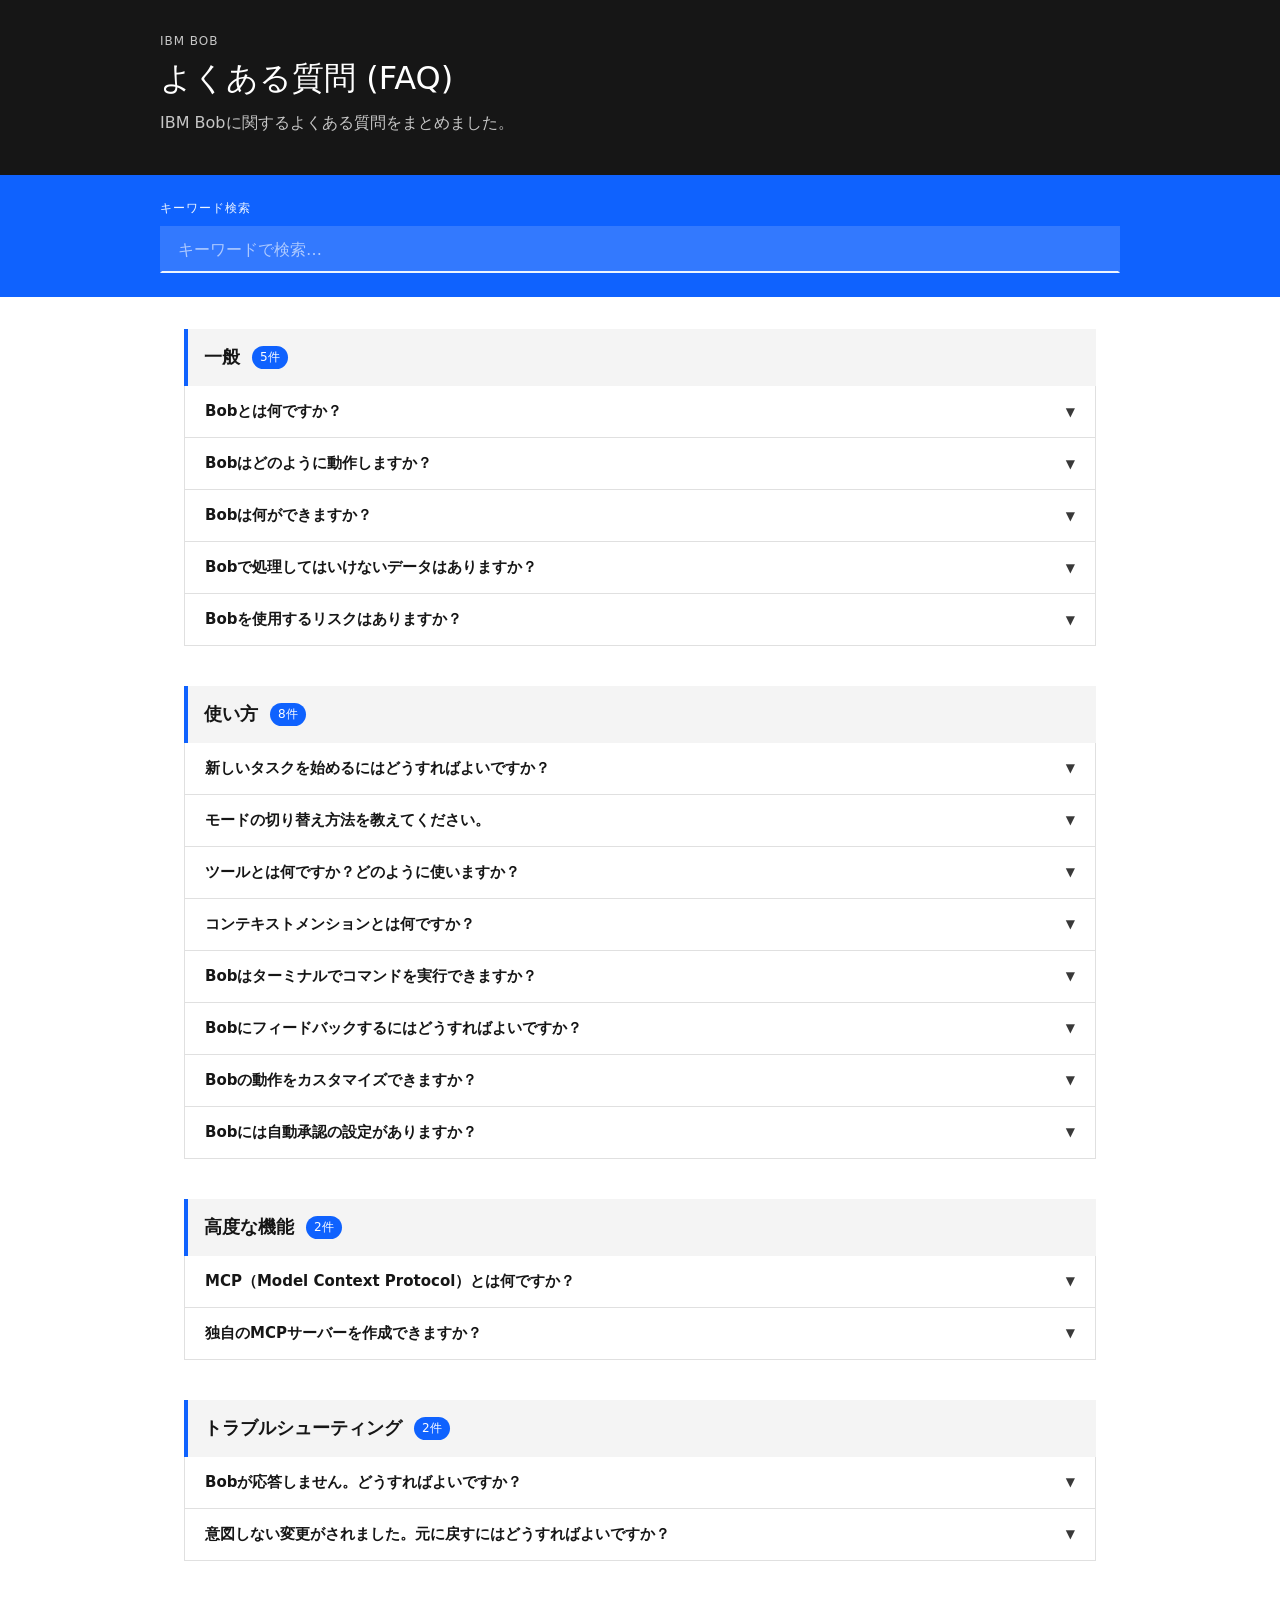
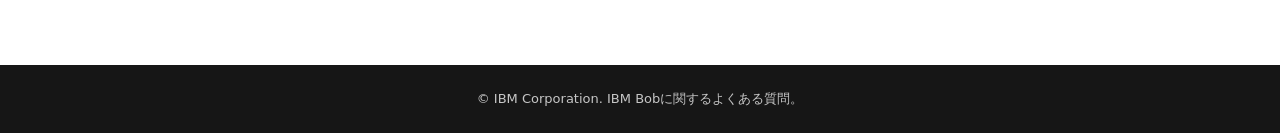
<file: faq/index.html>
<!DOCTYPE html>
<html lang="ja">
<head>
  <meta charset="UTF-8">
  <meta name="viewport" content="width=device-width, initial-scale=1.0">
  <title>よくある質問 (FAQ) - IBM Bob</title>
  <link rel="stylesheet" href="style.css">
</head>
<body>

  <!-- ヘッダー -->
  <header class="site-header">
    <div class="site-header__inner">
      <p class="site-header__label">IBM Bob</p>
      <h1 class="site-header__title">よくある質問 (FAQ)</h1>
      <p class="site-header__subtitle">IBM Bobに関するよくある質問をまとめました。</p>
    </div>
  </header>

  <!-- 検索エリア -->
  <div class="search-area" role="search">
    <div class="search-area__inner">
      <label class="search-label" for="search-input">キーワード検索</label>
      <div class="search-input-wrap">
        <input
          type="search"
          id="search-input"
          class="search-input"
          placeholder="キーワードで検索…"
          autocomplete="off"
          aria-label="FAQを検索"
        >
        <button class="search-clear" id="search-clear" aria-label="検索をクリア" title="クリア">×</button>
      </div>
    </div>
  </div>

  <!-- メインコンテンツ -->
  <main class="main-content" id="main-content">

    <!-- ゼロ件メッセージ -->
    <div class="no-results" id="no-results" role="status" aria-live="polite">
      該当するFAQが見つかりませんでした。
    </div>

    <!-- カテゴリ: 一般 -->
    <section class="faq-section" data-category="general">
      <div class="faq-section__header">
        <h2 class="faq-section__title">一般</h2>
        <span class="faq-section__count">5件</span>
      </div>
      <div class="accordion" role="list">

        <div class="accordion-item" role="listitem">
          <button class="accordion-trigger" aria-expanded="false" aria-controls="panel-1">
            <span>Bobとは何ですか？</span>
            <span class="accordion-icon" aria-hidden="true">▼</span>
          </button>
          <div class="accordion-panel" id="panel-1" aria-hidden="true">
            <p>BobはAIを活用したコーディングアシスタントです。コードの作成、既存コードのリファクタリング、さまざまなタスクの実行を支援します。カスタムモードやカスタム指示を使って、Bobの機能を拡張することもできます。</p>
          </div>
        </div>

        <div class="accordion-item" role="listitem">
          <button class="accordion-trigger" aria-expanded="false" aria-controls="panel-2">
            <span>Bobはどのように動作しますか？</span>
            <span class="accordion-icon" aria-hidden="true">▼</span>
          </button>
          <div class="accordion-panel" id="panel-2" aria-hidden="true">
            <p>Bobは大規模言語モデル（LLM）を使用してリクエストを理解し、アクションに変換します。具体的には以下のことができます。</p>
            <ul>
              <li>プロジェクト内のファイルの読み書き</li>
              <li>ターミナルでのコマンド実行</li>
              <li>インターネットの閲覧（有効化されている場合）</li>
              <li>Model Context Protocol（MCP）を介した外部ツールの利用</li>
            </ul>
            <p>チャットインターフェースを通じてBobに指示を出し、提案されたアクションを確認・承認しながら作業を進めます。</p>
          </div>
        </div>

        <div class="accordion-item" role="listitem">
          <button class="accordion-trigger" aria-expanded="false" aria-controls="panel-3">
            <span>Bobは何ができますか？</span>
            <span class="accordion-icon" aria-hidden="true">▼</span>
          </button>
          <div class="accordion-panel" id="panel-3" aria-hidden="true">
            <p>Bobはさまざまなコーディングタスクを支援します。</p>
            <ul>
              <li>自然言語の説明からコードを生成する</li>
              <li>既存コードをリファクタリングする</li>
              <li>バグを修正する</li>
              <li>ドキュメントを作成する</li>
              <li>コードを説明する</li>
              <li>コードベースに関する質問に答える</li>
              <li>繰り返し作業を自動化する</li>
              <li>新しいファイルやプロジェクトを作成する</li>
            </ul>
          </div>
        </div>

        <div class="accordion-item" role="listitem">
          <button class="accordion-trigger" aria-expanded="false" aria-controls="panel-4">
            <span>Bobで処理してはいけないデータはありますか？</span>
            <span class="accordion-icon" aria-hidden="true">▼</span>
          </button>
          <div class="accordion-panel" id="panel-4" aria-hidden="true">
            <p>以下のデータはBobで処理しないでください。</p>
            <ul>
              <li>SPI（機密個人情報）</li>
              <li>個人医療情報（PHI）</li>
              <li>輸出規制対象データ（ITAR、APP など）</li>
              <li>規制対象の金融データ（銀行口座番号、PAN、非公開の財務データ）</li>
            </ul>
          </div>
        </div>

        <div class="accordion-item" role="listitem">
          <button class="accordion-trigger" aria-expanded="false" aria-controls="panel-5">
            <span>Bobを使用するリスクはありますか？</span>
            <span class="accordion-icon" aria-hidden="true">▼</span>
          </button>
          <div class="accordion-panel" id="panel-5" aria-hidden="true">
            <p>Bobは強力なツールです。責任を持って使用することが重要です。以下の点に注意してください。</p>
            <ul>
              <li><strong>Bobは間違いを犯す可能性があります。</strong>承認する前に、Bobが提案した変更を必ず丁寧に確認してください。</li>
              <li><strong>Bobはコマンドを実行できます。</strong>特に自動承認を有効にしている場合は、Bobにコマンドの実行を依頼する際に注意が必要です。</li>
            </ul>
          </div>
        </div>

      </div>
    </section>

    <!-- カテゴリ: 使い方 -->
    <section class="faq-section" data-category="usage">
      <div class="faq-section__header">
        <h2 class="faq-section__title">使い方</h2>
        <span class="faq-section__count">8件</span>
      </div>
      <div class="accordion" role="list">

        <div class="accordion-item" role="listitem">
          <button class="accordion-trigger" aria-expanded="false" aria-controls="panel-6">
            <span>新しいタスクを始めるにはどうすればよいですか？</span>
            <span class="accordion-icon" aria-hidden="true">▼</span>
          </button>
          <div class="accordion-panel" id="panel-6" aria-hidden="true">
            <p>Bobパネルを開き、チャットボックスにタスクを入力してください。Bobに何をしてほしいかを、明確かつ具体的に記述することが重要です。</p>
          </div>
        </div>

        <div class="accordion-item" role="listitem">
          <button class="accordion-trigger" aria-expanded="false" aria-controls="panel-7">
            <span>モードの切り替え方法を教えてください。</span>
            <span class="accordion-icon" aria-hidden="true">▼</span>
          </button>
          <div class="accordion-panel" id="panel-7" aria-hidden="true">
            <p>チャット入力エリアのドロップダウンメニューから別のモードを選択するか、<code>/</code>コマンドを使って特定のモードに切り替えることができます。</p>
          </div>
        </div>

        <div class="accordion-item" role="listitem">
          <button class="accordion-trigger" aria-expanded="false" aria-controls="panel-8">
            <span>ツールとは何ですか？どのように使いますか？</span>
            <span class="accordion-icon" aria-hidden="true">▼</span>
          </button>
          <div class="accordion-panel" id="panel-8" aria-hidden="true">
            <p>ツールはBobがシステムと連携するための機能です。Bobはタスクを完了するために適切なツールを自動的に選択して使用します。ツールを直接呼び出す必要はありません。各ツールの使用時には、承認または拒否を求められます。</p>
          </div>
        </div>

        <div class="accordion-item" role="listitem">
          <button class="accordion-trigger" aria-expanded="false" aria-controls="panel-9">
            <span>コンテキストメンションとは何ですか？</span>
            <span class="accordion-icon" aria-hidden="true">▼</span>
          </button>
          <div class="accordion-panel" id="panel-9" aria-hidden="true">
            <p>コンテキストメンションは、ファイル、フォルダー、問題など、プロジェクトに関する具体的な情報をBobに伝える方法です。<code>@</code>記号に続けて対象のアイテムを指定します（例: <code>@/src/file.ts</code>、<code>@problems</code>）。</p>
          </div>
        </div>

        <div class="accordion-item" role="listitem">
          <button class="accordion-trigger" aria-expanded="false" aria-controls="panel-10">
            <span>Bobはターミナルでコマンドを実行できますか？</span>
            <span class="accordion-icon" aria-hidden="true">▼</span>
          </button>
          <div class="accordion-panel" id="panel-10" aria-hidden="true">
            <p>はい、Bobはコマンドを実行できます。コマンドの自動承認を有効にしていない限り、各コマンドの実行前に承認を求められます。コマンドの自動承認を有効にする際は、十分に注意してください。</p>
          </div>
        </div>

        <div class="accordion-item" role="listitem">
          <button class="accordion-trigger" aria-expanded="false" aria-controls="panel-11">
            <span>Bobにフィードバックするにはどうすればよいですか？</span>
            <span class="accordion-icon" aria-hidden="true">▼</span>
          </button>
          <div class="accordion-panel" id="panel-11" aria-hidden="true">
            <p>Bobが提案したアクションを承認または拒否することでフィードバックできます。フィードバックフィールドを使って、追加のコメントを入力することもできます。</p>
          </div>
        </div>

        <div class="accordion-item" role="listitem">
          <button class="accordion-trigger" aria-expanded="false" aria-controls="panel-12">
            <span>Bobの動作をカスタマイズできますか？</span>
            <span class="accordion-icon" aria-hidden="true">▼</span>
          </button>
          <div class="accordion-panel" id="panel-12" aria-hidden="true">
            <p>はい、以下の方法でBobをカスタマイズできます。</p>
            <ul>
              <li><strong>カスタム指示:</strong> すべてのモードに適用される全般的な指示や、モードごとの指示を設定できます。</li>
              <li><strong>カスタムモード:</strong> 独自のプロンプトとツール権限を持つカスタムモードを作成できます。</li>
              <li><strong>Bobルール:</strong> プロジェクトルートの<code>.bob/rules/</code>フォルダーにMarkdownルールファイルを作成して、追加のガイドラインを提供できます。</li>
              <li><strong>設定:</strong> 自動承認、差分編集など、各種設定を調整できます。</li>
            </ul>
          </div>
        </div>

        <div class="accordion-item" role="listitem">
          <button class="accordion-trigger" aria-expanded="false" aria-controls="panel-13">
            <span>Bobには自動承認の設定がありますか？</span>
            <span class="accordion-icon" aria-hidden="true">▼</span>
          </button>
          <div class="accordion-panel" id="panel-13" aria-hidden="true">
            <p>はい、有効にするとアクションを自動的に承認するいくつかの設定があります。</p>
          </div>
        </div>

      </div>
    </section>

    <!-- カテゴリ: 高度な機能 -->
    <section class="faq-section" data-category="advanced">
      <div class="faq-section__header">
        <h2 class="faq-section__title">高度な機能</h2>
        <span class="faq-section__count">2件</span>
      </div>
      <div class="accordion" role="list">

        <div class="accordion-item" role="listitem">
          <button class="accordion-trigger" aria-expanded="false" aria-controls="panel-14">
            <span>MCP（Model Context Protocol）とは何ですか？</span>
            <span class="accordion-icon" aria-hidden="true">▼</span>
          </button>
          <div class="accordion-panel" id="panel-14" aria-hidden="true">
            <p>MCPはBobが外部サーバーと通信するためのプロトコルです。カスタムツールやリソースを追加することで、Bobの機能を拡張できます。</p>
          </div>
        </div>

        <div class="accordion-item" role="listitem">
          <button class="accordion-trigger" aria-expanded="false" aria-controls="panel-15">
            <span>独自のMCPサーバーを作成できますか？</span>
            <span class="accordion-icon" aria-hidden="true">▼</span>
          </button>
          <div class="accordion-panel" id="panel-15" aria-hidden="true">
            <p>はい、独自のMCPサーバーを作成してBobにカスタム機能を追加できます。</p>
          </div>
        </div>

      </div>
    </section>

    <!-- カテゴリ: トラブルシューティング -->
    <section class="faq-section" data-category="troubleshooting">
      <div class="faq-section__header">
        <h2 class="faq-section__title">トラブルシューティング</h2>
        <span class="faq-section__count">2件</span>
      </div>
      <div class="accordion" role="list">

        <div class="accordion-item" role="listitem">
          <button class="accordion-trigger" aria-expanded="false" aria-controls="panel-16">
            <span>Bobが応答しません。どうすればよいですか？</span>
            <span class="accordion-icon" aria-hidden="true">▼</span>
          </button>
          <div class="accordion-panel" id="panel-16" aria-hidden="true">
            <ul>
              <li>APIキーが正しく、期限切れでないことを確認してください。</li>
              <li>インターネット接続を確認してください。</li>
              <li>VS Codeを再起動してみてください。</li>
            </ul>
          </div>
        </div>

        <div class="accordion-item" role="listitem">
          <button class="accordion-trigger" aria-expanded="false" aria-controls="panel-17">
            <span>意図しない変更がされました。元に戻すにはどうすればよいですか？</span>
            <span class="accordion-icon" aria-hidden="true">▼</span>
          </button>
          <div class="accordion-panel" id="panel-17" aria-hidden="true">
            <p>BobはVS Codeのファイル編集機能を使用しています。標準の「元に戻す」コマンド（Ctrl/Cmd + Z）で変更を取り消すことができます。また、チェックポイント機能を使ってファイルへの変更を元の状態に戻すこともできます。</p>
          </div>
        </div>

      </div>
    </section>

  </main>

  <!-- フッター -->
  <footer class="site-footer">
    <p>&copy; IBM Corporation. IBM Bobに関するよくある質問。</p>
  </footer>

  <script src="script.js"></script>

</body>
</html>
</file>
<file: faq/style.css>
/* ============================================
   Carbon Design System カラートークン
============================================ */
:root {
  --ibm-blue-60: #0f62fe;
  --ibm-blue-70: #0043ce;
  --ibm-blue-10: #edf5ff;
  --gray-100: #161616;
  --gray-90: #262626;
  --gray-80: #393939;
  --gray-10: #f4f4f4;
  --gray-20: #e0e0e0;
  --gray-30: #c6c6c6;
  --white: #ffffff;
  --focus: #0f62fe;
  --danger: #da1e28;
}

/* ============================================
   リセット・ベース
============================================ */
*, *::before, *::after {
  box-sizing: border-box;
  margin: 0;
  padding: 0;
}

body {
  font-family: 'IBM Plex Sans', system-ui, -apple-system, BlinkMacSystemFont, 'Segoe UI', sans-serif;
  font-size: 16px;
  line-height: 1.6;
  color: var(--gray-100);
  background-color: var(--white);
}

/* ============================================
   ヘッダー
============================================ */
.site-header {
  background-color: var(--gray-100);
  color: var(--white);
  padding: 2rem 1.5rem 2.5rem;
}

.site-header__inner {
  max-width: 960px;
  margin: 0 auto;
}

.site-header__label {
  font-size: 0.75rem;
  letter-spacing: 0.08em;
  text-transform: uppercase;
  color: var(--gray-30);
  margin-bottom: 0.5rem;
}

.site-header__title {
  font-size: 2rem;
  font-weight: 300;
  line-height: 1.2;
  margin-bottom: 0.75rem;
}

.site-header__subtitle {
  font-size: 1rem;
  color: var(--gray-30);
  font-weight: 400;
}

/* ============================================
   検索エリア
============================================ */
.search-area {
  background-color: var(--ibm-blue-60);
  padding: 1.5rem;
}

.search-area__inner {
  max-width: 960px;
  margin: 0 auto;
}

.search-label {
  display: block;
  font-size: 0.75rem;
  letter-spacing: 0.08em;
  text-transform: uppercase;
  color: var(--ibm-blue-10);
  margin-bottom: 0.5rem;
}

.search-input-wrap {
  position: relative;
}

.search-input {
  width: 100%;
  padding: 0.75rem 2.5rem 0.75rem 1rem;
  font-size: 1rem;
  font-family: inherit;
  border: 2px solid transparent;
  border-bottom-color: var(--ibm-blue-10);
  background-color: rgba(255, 255, 255, 0.15);
  color: var(--white);
  outline: none;
  transition: border-color 0.15s, background-color 0.15s;
}

.search-input::placeholder {
  color: rgba(255, 255, 255, 0.6);
}

.search-input:focus {
  border-color: var(--white);
  background-color: rgba(255, 255, 255, 0.2);
}

.search-clear {
  position: absolute;
  right: 0.75rem;
  top: 50%;
  transform: translateY(-50%);
  background: none;
  border: none;
  cursor: pointer;
  color: var(--ibm-blue-10);
  font-size: 1.25rem;
  line-height: 1;
  padding: 0.25rem;
  display: none;
}

.search-clear:hover {
  color: var(--white);
}

/* ============================================
   メインコンテンツ
============================================ */
.main-content {
  max-width: 960px;
  margin: 0 auto;
  padding: 2rem 1.5rem 4rem;
}

/* ゼロ件メッセージ */
.no-results {
  display: none;
  padding: 2rem;
  text-align: center;
  color: var(--gray-80);
  font-size: 1rem;
  border: 1px solid var(--gray-20);
  background-color: var(--gray-10);
}

/* ============================================
   カテゴリセクション
============================================ */
.faq-section {
  margin-bottom: 2.5rem;
}

.faq-section__header {
  display: flex;
  align-items: center;
  gap: 0.75rem;
  padding: 0.875rem 1rem;
  background-color: var(--gray-10);
  border-left: 4px solid var(--ibm-blue-60);
  margin-bottom: 0;
}

.faq-section__title {
  font-size: 1.125rem;
  font-weight: 600;
  color: var(--gray-100);
}

.faq-section__count {
  font-size: 0.75rem;
  color: var(--white);
  background-color: var(--ibm-blue-60);
  padding: 0.125rem 0.5rem;
  border-radius: 1rem;
  font-weight: 400;
}

/* ============================================
   アコーディオン
============================================ */
.accordion {
  border: 1px solid var(--gray-20);
  border-top: none;
}

.accordion-item {
  border-top: 1px solid var(--gray-20);
}

.accordion-item:first-child {
  border-top: none;
}

.accordion-trigger {
  width: 100%;
  display: flex;
  justify-content: space-between;
  align-items: center;
  gap: 1rem;
  padding: 1rem 1.25rem;
  background-color: var(--white);
  border: none;
  cursor: pointer;
  text-align: left;
  font-family: inherit;
  font-size: 0.9375rem;
  font-weight: 600;
  color: var(--gray-100);
  transition: background-color 0.15s;
}

.accordion-trigger:hover {
  background-color: var(--gray-10);
}

.accordion-trigger:focus-visible {
  outline: 2px solid var(--focus);
  outline-offset: -2px;
}

.accordion-trigger[aria-expanded="true"] {
  background-color: var(--ibm-blue-10);
  color: var(--ibm-blue-70);
}

.accordion-icon {
  flex-shrink: 0;
  font-size: 0.75rem;
  color: var(--gray-80);
  transition: transform 0.2s;
}

.accordion-trigger[aria-expanded="true"] .accordion-icon {
  transform: rotate(180deg);
  color: var(--ibm-blue-60);
}

.accordion-panel {
  display: none;
  padding: 1rem 1.25rem 1.25rem 1.25rem;
  background-color: var(--white);
  font-size: 0.9375rem;
  color: var(--gray-90);
  border-top: 1px solid var(--gray-20);
}

.accordion-panel[aria-hidden="false"] {
  display: block;
}

.accordion-panel p {
  margin-bottom: 0.75rem;
}

.accordion-panel p:last-child {
  margin-bottom: 0;
}

.accordion-panel ul {
  list-style: disc;
  padding-left: 1.5rem;
  margin-bottom: 0.75rem;
}

.accordion-panel ul:last-child {
  margin-bottom: 0;
}

.accordion-panel li {
  margin-bottom: 0.375rem;
}

.accordion-panel strong {
  font-weight: 600;
  color: var(--gray-100);
}

.accordion-panel code {
  font-family: 'IBM Plex Mono', 'Courier New', monospace;
  font-size: 0.875em;
  background-color: var(--gray-10);
  padding: 0.125em 0.375em;
  border-radius: 2px;
}

/* 検索非表示 */
.accordion-item.hidden {
  display: none;
}

.faq-section.hidden {
  display: none;
}

/* ============================================
   フッター
============================================ */
.site-footer {
  background-color: var(--gray-100);
  color: var(--gray-30);
  text-align: center;
  padding: 1.5rem;
  font-size: 0.8125rem;
}

/* ============================================
   レスポンシブ
============================================ */
@media (max-width: 768px) {
  .site-header__title {
    font-size: 1.5rem;
  }

  .main-content {
    padding: 1.5rem 1rem 3rem;
  }

  .accordion-trigger {
    font-size: 0.875rem;
    padding: 0.875rem 1rem;
  }

  .accordion-panel {
    font-size: 0.875rem;
    padding: 0.875rem 1rem 1rem;
  }
}
</file>
